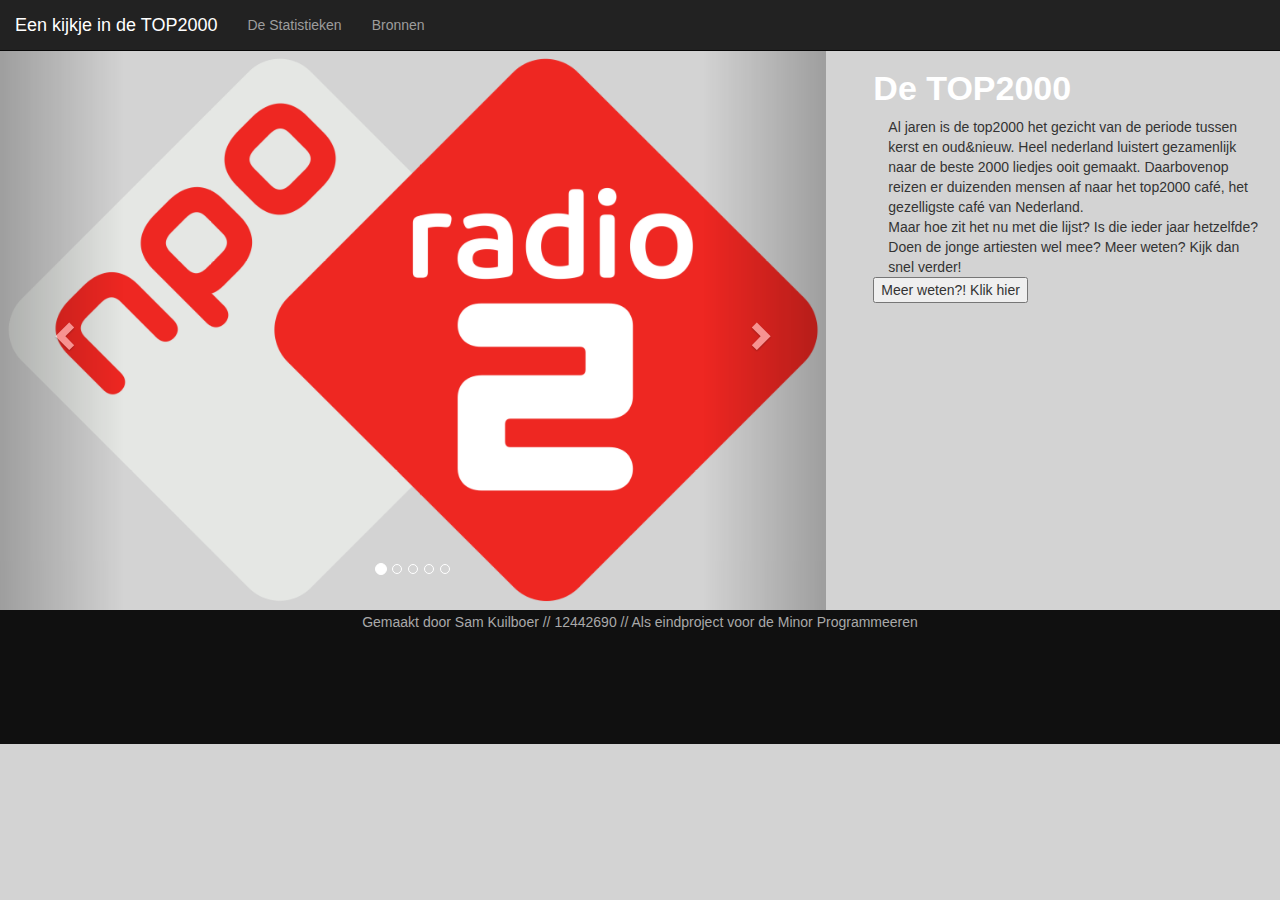
<file: index.html>
<!DOCTYPE html>
<html>

<head>
  <title>TOP2000 STATISTIEKEN</title>
  <meta charset="utf-8" />
  <meta name="viewport" content="width=device-width, initial-scale=1">

  <!-- Get my own css -->
  <link rel="stylesheet" href="Code/css/index.css">

  <!-- Get the bootstrap files -->
  <link rel="stylesheet" href="https://maxcdn.bootstrapcdn.com/bootstrap/3.3.7/css/bootstrap.min.css">
  <script src="https://ajax.googleapis.com/ajax/libs/jquery/3.3.1/jquery.min.js"></script>
  <script src="https://maxcdn.bootstrapcdn.com/bootstrap/3.3.7/js/bootstrap.min.js"></script>

</head>

<!-- de body met daarin html voor de navbar van bootstrap en de verschillende divs voor de visualisaties -->

<body id="home">

  <!-- Header met daarin de navbar van bootstrap -->
  <header>
    <nav class="navbar navbar-inverse navbar-fixed-top">
      <div class="container-fluid">
        <div class="navbar-header">
          <button type="button" class="navbar-toggle" data-toggle="collapse" data-target="#myNavbar">
            <span class="icon-bar"></span>
            <span class="icon-bar"></span>
            <span class="icon-bar"></span>
          </button>
          <a class="navbar-brand" href="index.html">Een kijkje in de TOP2000</a>
        </div>
        <div>
          <div class="collapse navbar-collapse" id="myNavbar">
            <ul class="nav navbar-nav">
              <li><a href="data.html">De Statistieken</a></li>
              <li><a href="sources.html">Bronnen</a></li>
            </ul>
          </div>
        </div>
      </div>
    </nav>
  </header>

  <!-- Main met daarin een carousel van bootstrap -->
  <main>
    <div class="row">
      <div id="pictures" class="col-sm-8">
        <div id="myCarousel" class="carousel slide" data-ride="carousel">

          <!-- Indicators -->
          <ol class="carousel-indicators">
            <li data-target="#myCarousel" data-slide-to="0" class="active"></li>
            <li data-target="#myCarousel" data-slide-to="1"></li>
            <li data-target="#myCarousel" data-slide-to="2"></li>
            <li data-target="#myCarousel" data-slide-to="3"></li>
            <li data-target="#myCarousel" data-slide-to="4"></li>
          </ol>

          <!-- Wrapper for slides -->
          <div class="carousel-inner">
            <div class="item active">
              <img src="Images/NPO_radio2.jpg">
            </div>

            <div class="item">
              <img src="Images/npo_radio2_2.jpg">
            </div>

            <div class="item">
              <img src="Images/npo_radio2_3.jpg">
            </div>

          </div>

          <!-- Left and right controls -->
          <a class="left carousel-control" href="#myCarousel" data-slide="prev">
            <span class="glyphicon glyphicon-chevron-left"></span>
            <span class="sr-only">Previous</span>
          </a>
          <a class="right carousel-control" href="#myCarousel" data-slide="next">
            <span class="glyphicon glyphicon-chevron-right"></span>
            <span class="sr-only">Next</span>
          </a>
        </div>
      </div>

      <!-- Div met daarin een klein verhaaltje over de site -->
      <div id="story" class="col-sm-4">
        <h2>De TOP2000</h2>
        <div class="container-fluid">
          Al jaren is de top2000 het gezicht van de periode tussen kerst en oud&nieuw. Heel nederland luistert gezamenlijk naar de beste 2000 liedjes ooit gemaakt. Daarbovenop reizen er duizenden mensen af naar het top2000 café, het gezelligste café
          van Nederland.<br>
          Maar hoe zit het nu met die lijst? Is die ieder jaar hetzelfde? Doen de jonge artiesten wel mee? Meer weten? Kijk dan snel verder!
        </div>

        <!-- Button om de rest van de site te bereiken -->
        <form id="button">
          <input type="button" value="Meer weten?! Klik hier" onclick="window.location.href='data.html'" />
        </form>
      </div>
    </div>
  </main>


  <!-- Footer met daarin wat extra informatie -->
  <footer>
    <div class="row">
      <p>Gemaakt door Sam Kuilboer // 12442690 // Als eindproject voor de Minor Programmeeren</p>
      <br>
      <br>
      <br>
      <br>
      <br>
    </div>
  </footer>

</body>

</html>
</file>
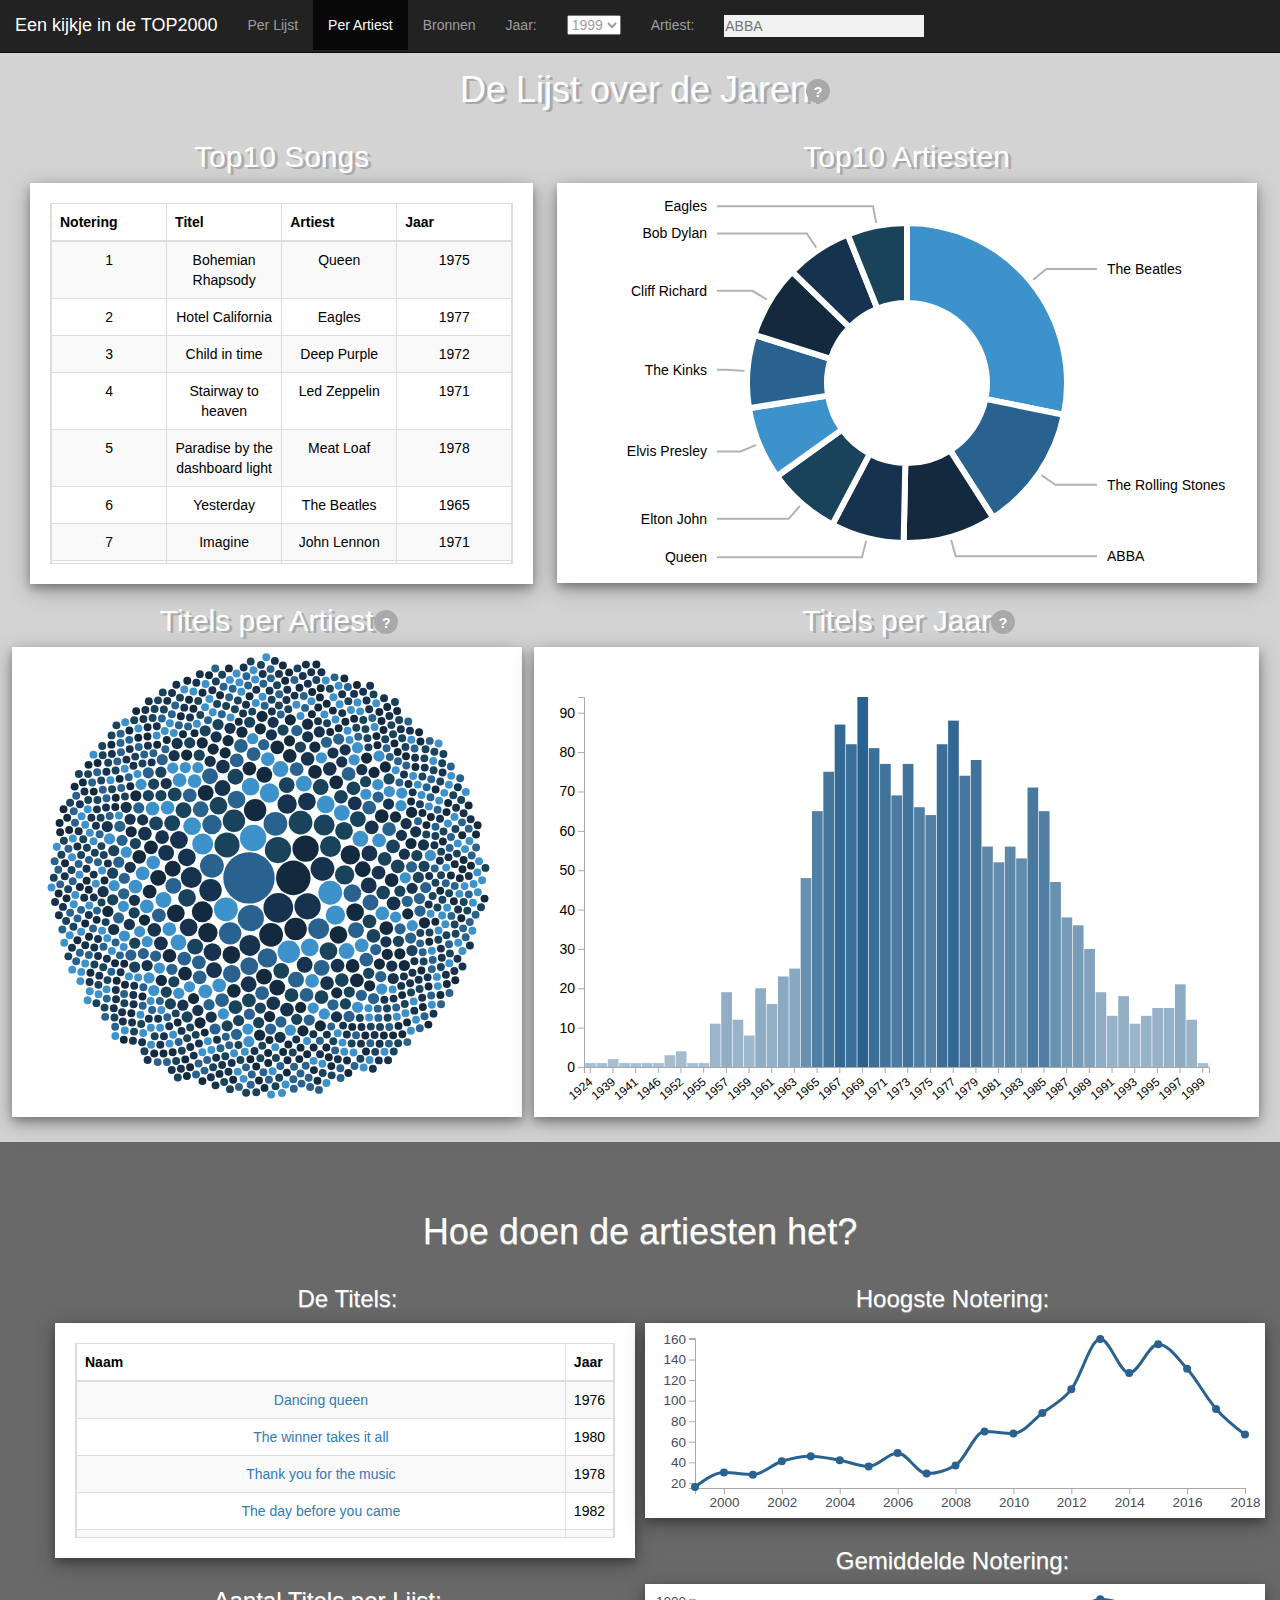
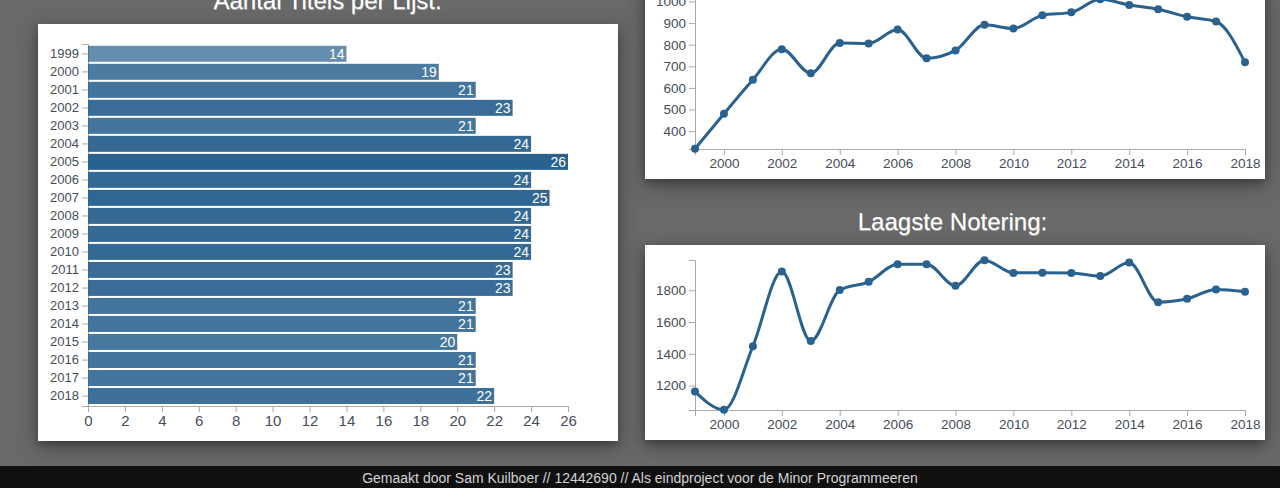
<file: data.html>
<!DOCTYPE html>
<html>

<head>

  <!-- de titel en de meta van de html -->
  <title>TOP2000 STATISTIEKEN</title>
  <meta charset="utf-8">
  <meta name="viewport" content="width=device-width, initial-scale=1">

  <!-- Get my own css -->
  <link rel="stylesheet" href="Code/css/data.css">

  <!-- Get the bootstrap files -->
  <link rel="stylesheet" href="https://maxcdn.bootstrapcdn.com/bootstrap/3.3.7/css/bootstrap.min.css">
  <script src="https://ajax.googleapis.com/ajax/libs/jquery/3.3.1/jquery.min.js"></script>
  <script src="https://maxcdn.bootstrapcdn.com/bootstrap/3.3.7/js/bootstrap.min.js"></script>

  <!-- Get the d3 files-->
  <script type="text/javascript" src="d3/d3.js" charset="utf-8"></script>
  <script type="text/javascript" src="d3/d3-tip.js" charset="utf-8"></script>

  <!-- Get the main js file in which other functions are called -->
  <script type="text/javascript" src="Code/js/thelist.js" charset="utf-8"></script>

  <!-- Get the other files in which all the graphs are made -->
  <script type="text/javascript" src="Code/js/barchart1.js" charset="utf-8"></script>
  <script type="text/javascript" src="Code/js/bubble.js" charset="utf-8"></script>
  <script type="text/javascript" src="Code/js/piechart.js" charset="utf-8"></script>
  <script type="text/javascript" src="Code/js/tabel.js" charset="utf-8"></script>
  <script type="text/javascript" src="Code/js/helpers.js" charset="utf-8"></script>
  <script type="text/javascript" src="Code/js/linecharts.js" charset="utf-8"></script>
  <script type="text/javascript" src="Code/js/barchart2.js" charset="utf-8"></script>
  <script type="text/javascript" src="Code/js/tabelTitels.js" charset="utf-8"></script>
</head>

<!-- Body die is ingedeeld in een header, een main en een footer -->

<body>

  <!-- De header met daarin de navbar van bootstrap aangevuld met een dropdown en searchbalk -->
  <header>
    <nav class="navbar navbar-inverse navbar-fixed-top">
      <div class="container-fluid">
        <div class="navbar-header">
          <button type="button" class="navbar-toggle" data-toggle="collapse" data-target="#myNavbar">
            <span class="icon-bar"></span>
            <span class="icon-bar"></span>
            <span class="icon-bar"></span>
          </button>
          <a class="navbar-brand" href="index.html">Een kijkje in de TOP2000</a>
        </div>
        <div>
          <div class="collapse navbar-collapse" id="myNavbar">
            <ul class="nav navbar-nav">
              <li><a id="buttonList" href="#thelist">Per Lijst</a></li>
              <li><a id="buttonArtist" href="#theartist">Per Artiest</a></li>
              <li><a href="sources.html">Bronnen</a></li>
            </ul>

            <!-- Dropdown menu met de verschillende opties -->
            <span class="navbar-text">Jaar:</span>
            <form class="navbar-text">
              <div class="form-row align-items-center" id="dataPeriod">
                <div class="col-auto my-1">
                  <select class="custom-select mr-sm-2 form-control-sm" id="inlineFormCustomSelect" autocomplete="off">
                    <option selected value="1999">1999</option>
                    <option value="2000">2000</option>
                    <option value="2001">2001</option>
                    <option value="2002">2002</option>
                    <option value="2003">2003</option>
                    <option value="2004">2004</option>
                    <option value="2005">2005</option>
                    <option value="2006">2006</option>
                    <option value="2007">2007</option>
                    <option value="2008">2008</option>
                    <option value="2009">2009</option>
                    <option value="2010">2010</option>
                    <option value="2011">2011</option>
                    <option value="2012">2012</option>
                    <option value="2013">2013</option>
                    <option value="2014">2014</option>
                    <option value="2015">2015</option>
                    <option value="2016">2016</option>
                    <option value="2017">2017</option>
                    <option value="2018">2018</option>
                  </select>
                </div>
              </div>
            </form>

            <!-- een searchbalk om artiesten op te zoeken -->
            <span class="navbar-text">Artiest:</span>
            <form autocomplete="off" class="navbar-text">
              <div class="autocomplete" style="width:200px;">
                <input id="myInput" type="text" name="myArtist" placeholder="ABBA">
              </div>
            </form>
          </div>
        </div>
      </div>
    </nav>
  </header>

  <!-- Main segment met daarin alle divs voor de elementen van de pagina -->
  <main>

    <!-- div-element voor het eerste deel van de pagina -->
    <div id="thelist" class="container-fluid">
      <h1>De Lijst over de Jaren:</h1>

      <!-- div-element voor de help-tip welke naast de titel staat -->
      <div id=helptip1 class="help-tip">
        <p>Je kan een jaar selecteren door gebruik te maken van het dropdown menu in de navigatiebar.</p>
      </div>

      <!-- Het maken van de eerste rij waar de tabel en de piechart in staan -->
      <div class="row">

        <!-- div element voor de tabel van 5 kolommen breed (bootstrap) -->
        <div class="col-sm-5" id="tabel">
          <h2>Top10 Songs</h2>
        </div>

        <!-- div element voor de piechart -->
        <div class="col-sm-7" id="piechart">
          <h2>Top10 Artiesten</h2>
        </div>
      </div>
      <!-- sluiten van de eerste rij -->

      <!-- div element voor de tweede rij -->
      <div class="row">

        <!-- div element voor de bubblechart -->
        <div class="col-sm-5" id="bubblechart">
          <h2>Titels per Artiest</h2>

          <!-- element voor de help-tip naast de titel van de bubblechart -->
          <div class="help-tip">
            <p>Maak de Bubble Chart overzichtelijker door op een jaar in de barchart te klikken. Wanneer je meer informatie over de artiest wilt kan je gewoon op de bubbel klikken!</p>
          </div>
        </div>

        <!-- div-element voor de barchart -->
        <div class="col-sm-7" id="barchart">
          <h2>Titels per Jaar</h2>

          <!-- div element voor de help tip naast de titel van de barchart -->
          <div class="help-tip">
            <p>De Bar Chart geeft aan in welke jaren de titels uit de Top2000 zijn uitgebracht. Wil je weten welke artiesten er in dat jaar actief waren, druk gewoon op de bar en de rest gebeurt vanzelf!</p>
          </div>
        </div>
      </div>
      <!-- sluiting van de 2de rij -->
    </div>
    <!-- sluiting van het eerste segment van de pagina -->

    <!-- Het tweede segment van main met daarin de informatie per artiest -->
    <div id="theartist" class="container-fluid">
      <h1>Hoe doen de artiesten het?</h1>

      <!-- kolom met daarin de tabel en de barchart -->
      <div class="col-sm-6">
        <div id="tabelTitels" class="row">
          <h3>De Titels:</h3>
        </div>
        <div class="row" id="barchart2">
          <h3>Aantal Titels per Lijst:</h3>
        </div>
      </div>

      <!-- kolom met daarin de linecharts -->
      <div id="linecharts" class="col-sm-6">
        <div class="row" id="bestsong">
          <h3>Hoogste Notering:</h3>
        </div>
        <div class="row" id="meansong">
          <h3>Gemiddelde Notering:</h3>
        </div>
        <div class="row" id="worstsong">
          <h3>Laagste Notering:</h3>
        </div>
      </div>
    </div>
    <!-- sluting van het tweede segment van de main pagina -->
  </main>

  <!-- footer met daarin wat extra informatie -->
  <footer>
    <p>Gemaakt door Sam Kuilboer // 12442690 // Als eindproject voor de Minor Programmeeren</p>
  </footer>

  <!-- Het volgende stukje code is overgenomen van we-schools en is voor het scrollen over de pagina -->
  <!-- wanneer er op een knop in de navbar wordt gedrukt. -->
  <script>
    $(document).ready(function() {
      // Add scrollspy to <body>
      $('body').scrollspy({
        target: ".navbar",
        offset: 50
      });

      // Add smooth scrolling on all links inside the navbar
      $("#myNavbar a").on('click', function(event) {
        // Make sure this.hash has a value before overriding default behavior
        if (this.hash !== "") {
          // Prevent default anchor click behavior
          event.preventDefault();

          // Store hash
          var hash = this.hash;

          // Using jQuery's animate() method to add smooth page scroll
          // The optional number (800) specifies the number of milliseconds it takes to scroll to the specified area
          $('html, body').animate({
            scrollTop: $(hash).offset().top
          }, 800, function() {

            // Add hash (#) to URL when done scrolling (default click behavior)
            window.location.hash = hash;
          });
        } // End if
      });
    });
  </script>

</body>

</html>
</file>
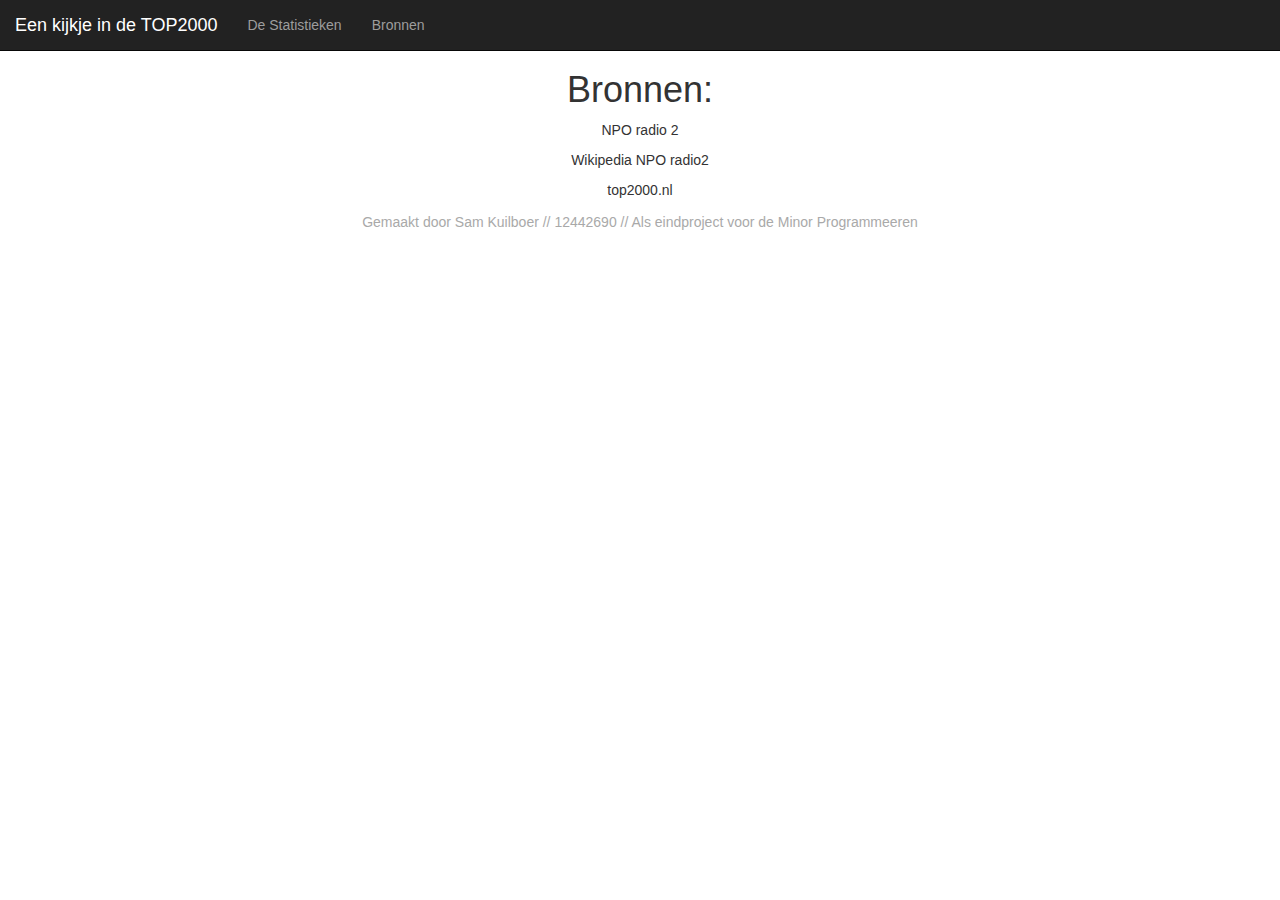
<file: sources.html>
<!DOCTYPE html>
<html>

<head>
  <title>TOP2000 STATISTIEKEN</title>
  <meta charset="utf-8" />
  <meta name="viewport" content="width=device-width, initial-scale=1">

  <!-- Get my own css -->
  <link rel="stylesheet" href="Code/css/sources.css">

  <!-- Get the bootstrap files -->
  <link rel="stylesheet" href="https://maxcdn.bootstrapcdn.com/bootstrap/3.3.7/css/bootstrap.min.css">
  <script src="https://ajax.googleapis.com/ajax/libs/jquery/3.3.1/jquery.min.js"></script>
  <script src="https://maxcdn.bootstrapcdn.com/bootstrap/3.3.7/js/bootstrap.min.js"></script>

</head>

<!-- de body met daarin html voor de navbar van bootstrap en de verschillende divs voor de visualisaties -->

<body id="home">

  <!-- Header met daarin de navbar van bootstrap -->
  <header>
    <nav class="navbar navbar-inverse navbar-fixed-top">
      <div class="container-fluid">
        <div class="navbar-header">
          <button type="button" class="navbar-toggle" data-toggle="collapse" data-target="#myNavbar">
            <span class="icon-bar"></span>
            <span class="icon-bar"></span>
            <span class="icon-bar"></span>
          </button>
          <a class="navbar-brand" href="index.html">Een kijkje in de TOP2000</a>
        </div>
        <div>
          <div class="collapse navbar-collapse" id="myNavbar">
            <ul class="nav navbar-nav">
              <li><a href="data.html">De Statistieken</a></li>
              <li><a href="sources.html">Bronnen</a></li>
            </ul>
          </div>
        </div>
      </div>
    </nav>
  </header>

  <!-- Main met daarin een carousel van bootstrap -->
  <main>
    <div class="row">
      <div id="bronnen" class="container-fluid">
        <h1>Bronnen:</h1>
        <p>NPO radio 2</p>
        <p>Wikipedia NPO radio2</p>
        <p>top2000.nl</p>

      </div>
    </div>
  </main>


  <!-- Footer met daarin wat extra informatie -->
  <footer>
    <div class="row">
      <p>Gemaakt door Sam Kuilboer // 12442690 // Als eindproject voor de Minor Programmeeren</p>
    </div>
  </footer>

</body>

</html>
</file>
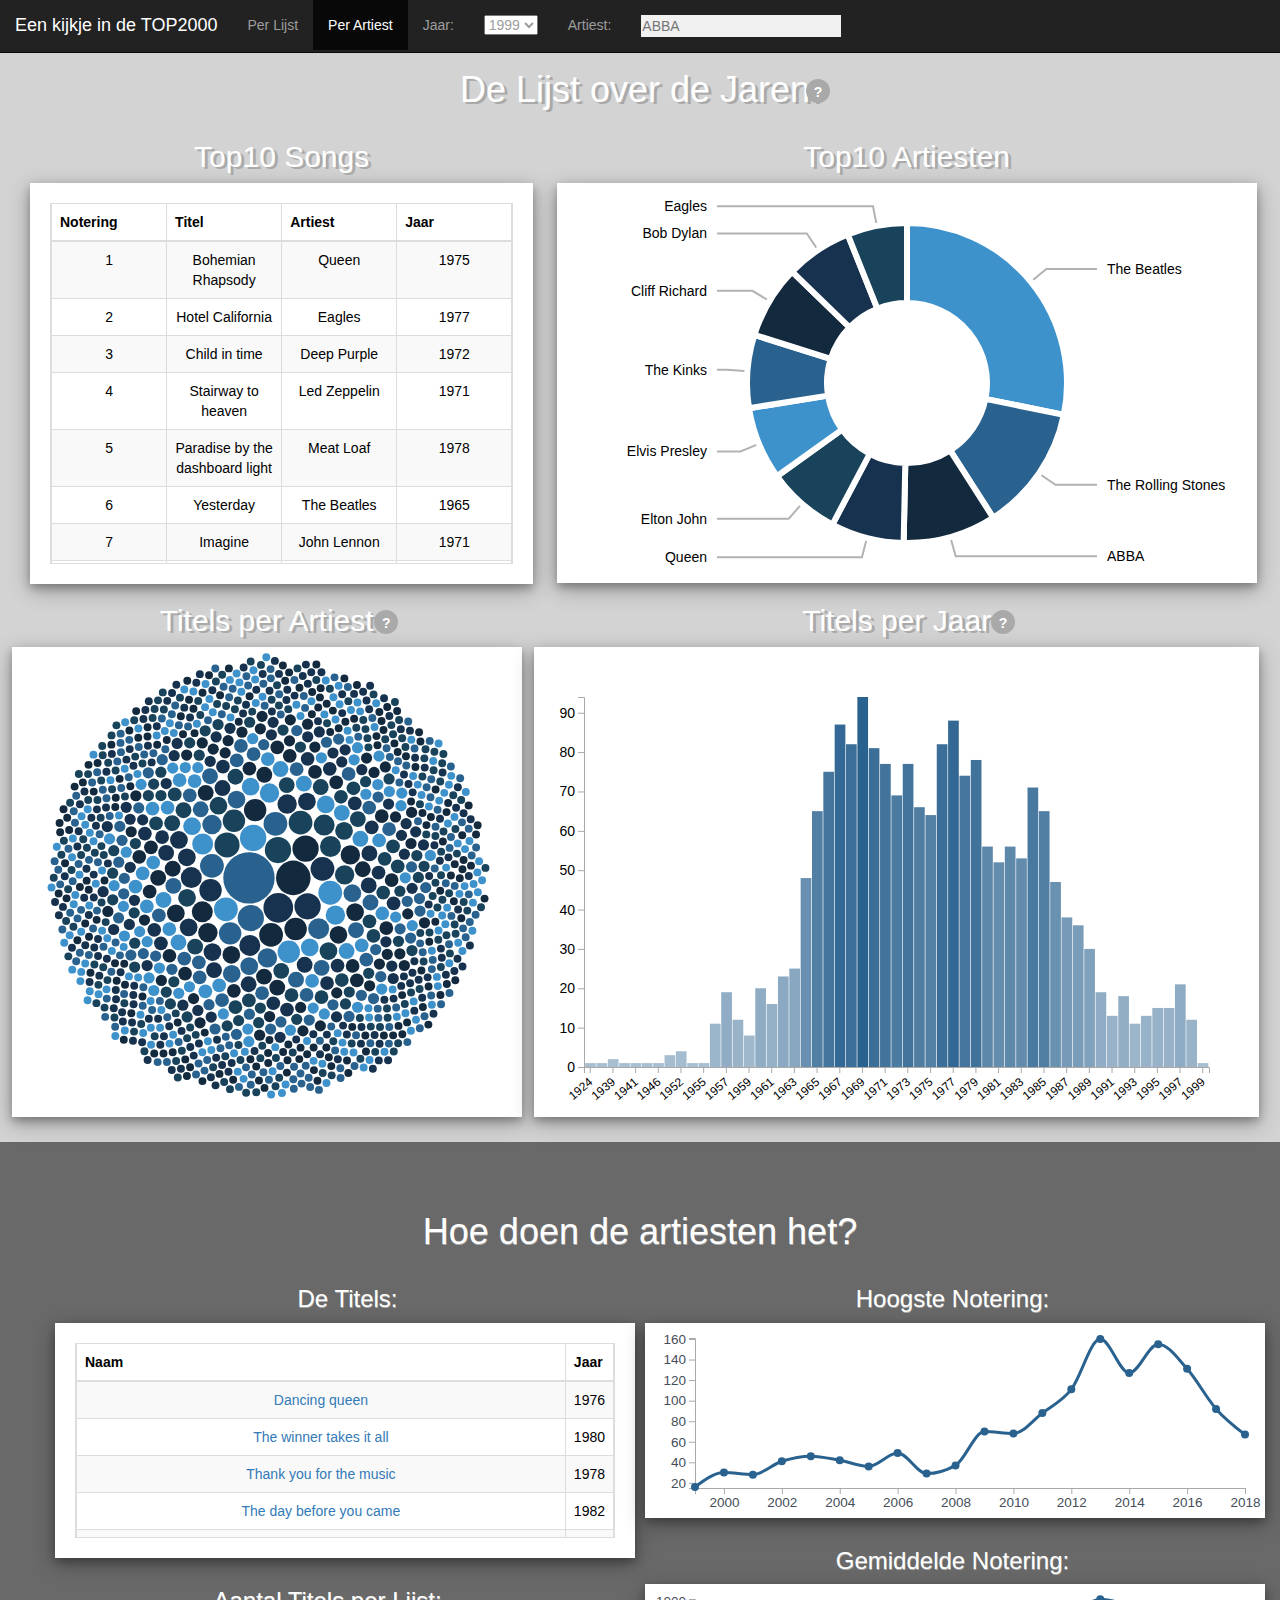
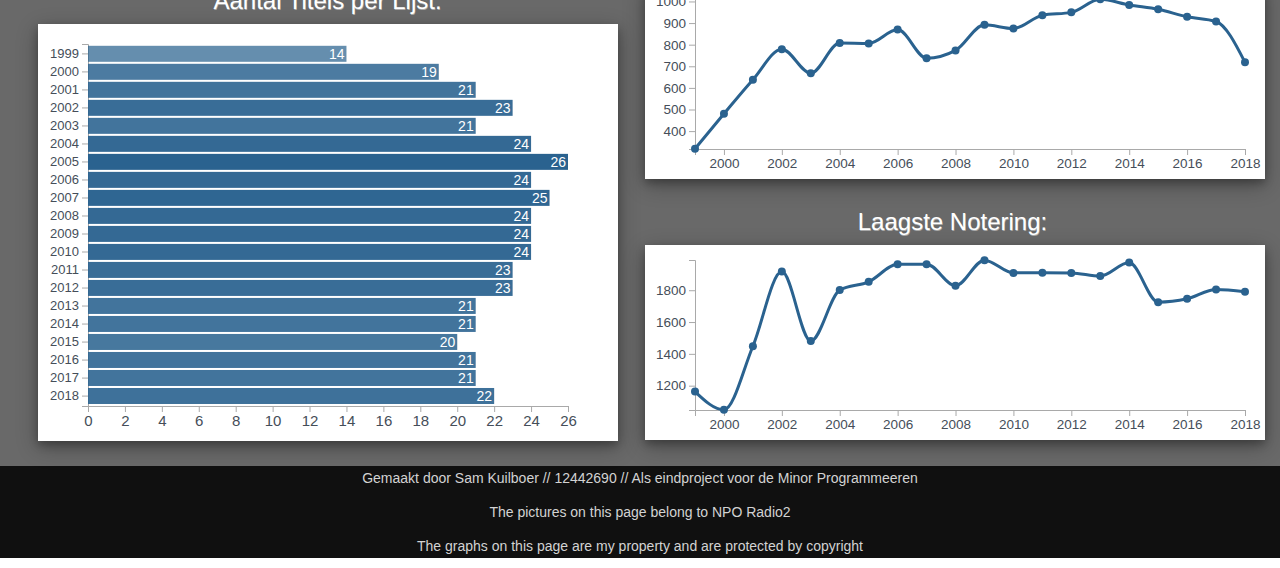
<file: temporary.html>
<!DOCTYPE html>
<html>

<head>
  <title>TOP2000 STATISTIEKEN</title>
  <meta charset="utf-8">
  <meta name="viewport" content="width=device-width, initial-scale=1">

  <!-- Get my own css -->
  <link rel="stylesheet" href="Code/css/temporary.css">
  <!-- Get the bootstrap files -->
  <link rel="stylesheet" href="https://maxcdn.bootstrapcdn.com/bootstrap/3.3.7/css/bootstrap.min.css">
  <script src="https://ajax.googleapis.com/ajax/libs/jquery/3.3.1/jquery.min.js"></script>
  <script src="https://maxcdn.bootstrapcdn.com/bootstrap/3.3.7/js/bootstrap.min.js"></script>

  <!-- Get my js files -->
  <script type="text/javascript" src="d3/d3.js" charset="utf-8"></script>
  <script type="text/javascript" src="d3/d3-tip.js" charset="utf-8"></script>

  <script type="text/javascript" src="Code/js/barchart1.js" charset="utf-8"></script>
  <script type="text/javascript" src="Code/js/thelist.js" charset="utf-8"></script>
  <script type="text/javascript" src="Code/js/bubble.js" charset="utf-8"></script>
  <script type="text/javascript" src="Code/js/piechart.js" charset="utf-8"></script>
  <script type="text/javascript" src="Code/js/tabel.js" charset="utf-8"></script>
  <script type="text/javascript" src="Code/js/helpers.js" charset="utf-8"></script>
  <script type="text/javascript" src="Code/js/linechart1and2.js" charset="utf-8"></script>
  <script type="text/javascript" src="Code/js/barchart2.js" charset="utf-8"></script>
  <script type="text/javascript" src="Code/js/tabelTitels.js" charset="utf-8"></script>

</head>

<body>
  <header>
    <nav class="navbar navbar-inverse navbar-fixed-top">
      <div class="container-fluid">
        <div class="navbar-header">
          <button type="button" class="navbar-toggle" data-toggle="collapse" data-target="#myNavbar">
            <span class="icon-bar"></span>
            <span class="icon-bar"></span>
            <span class="icon-bar"></span>
          </button>
          <a class="navbar-brand" href="index.html">Een kijkje in de TOP2000</a>
        </div>
        <div>
          <div class="collapse navbar-collapse" id="myNavbar">
            <ul class="nav navbar-nav">
              <li><a href="#thelist">Per Lijst</a></li>
              <li><a href="#theartist">Per Artiest</a></li>
            </ul>
            <span class="navbar-text">Jaar:</span>
            <form class="navbar-text">
              <div class="form-row align-items-center" id="dataPeriod">
                <div class="col-auto my-1">
                  <select class="custom-select mr-sm-2 form-control-sm" id="inlineFormCustomSelect" autocomplete="off">
                    <option selected value="1999">1999</option>
                    <option value="2000">2000</option>
                    <option value="2001">2001</option>
                    <option value="2002">2002</option>
                    <option value="2003">2003</option>
                    <option value="2004">2004</option>
                    <option value="2005">2005</option>
                    <option value="2006">2006</option>
                    <option value="2007">2007</option>
                    <option value="2008">2008</option>
                    <option value="2009">2009</option>
                    <option value="2010">2010</option>
                    <option value="2011">2011</option>
                    <option value="2012">2012</option>
                    <option value="2013">2013</option>
                    <option value="2014">2014</option>
                    <option value="2015">2015</option>
                    <option value="2016">2016</option>
                    <option value="2017">2017</option>
                    <option value="2018">2018</option>
                  </select>
                </div>
              </div>
            </form>
            <span class="navbar-text">Artiest:</span>
            <form autocomplete="off" class="navbar-text">
              <div class="autocomplete" style="width:200px;">
                <input id="myInput" type="text" name="myArtist" placeholder="ABBA">
              </div>
            </form>
          </div>
        </div>
      </div>
    </nav>
  </header>

  <main>
    <div id="thelist" class="container-fluid">
      <h1>De Lijst over de Jaren:</h1>
      <div id=helptip1 class="help-tip">
        <p>Je kan een jaar selecteren door gebruik te maken van het dropdown menu in de navigatiebar.</p>
      </div>
      <div class="row">
        <div class="col-sm-5" id="tabel">
          <h2>Top10 Songs</h2>
        </div>
        <div class="col-sm-7" id="piechart">
          <h2>Top10 Artiesten</h2>
        </div>
      </div>
      <div class="row">
        <div class="col-sm-5" id="bubblechart">
          <h2>Titels per Artiest</h2>
          <div class="help-tip">
            <p>Maak de Bubble Chart overzichtelijker door op een jaar in de barchart te klikken. Wanneer je meer informatie over de artiest wilt kan je gewoon op de bubbel klikken!</p>
          </div>
        </div>
        <div class="col-sm-7" id="barchart">
          <h2>Titels per Jaar</h2>
          <div class="help-tip">
            <p>De Bar Chart geeft aan in welke jaren de titels uit de Top2000 zijn uitgebracht. Wil je weten welke artiesten er in dat jaar actief waren, druk gewoon op de bar en de rest gebeurt vanzelf!</p>
          </div>
        </div>
      </div>
    </div>

    <div id="theartist" class="container-fluid">
      <h1>Hoe doen de artiesten het?</h1>
      <div class="col-sm-6">
        <div id="tabelTitels" class="row">
          <h3>De Titels:</h3>
        </div>
        <div class="row" id="barchart2">
          <h3>Aantal Titels per Lijst:</h3>
        </div>
      </div>
      <div id="linecharts" class="col-sm-6">
        <div class="row" id="bestsong">
          <h3>Hoogste Notering:</h3>
        </div>
        <div class="row" id="meansong">
          <h3>Gemiddelde Notering:</h3>
        </div>
        <div class="row" id="worstsong">
          <h3>Laagste Notering:</h3>
        </div>
      </div>
    </div>
  </main>

  <footer>
    <p>Gemaakt door Sam Kuilboer // 12442690 // Als eindproject voor de Minor Programmeeren</p>
    <p>The pictures on this page belong to NPO Radio2</p>
    <p>The graphs on this page are my property and are protected by copyright</p>
  </footer>

  <script>
    $(document).ready(function() {
      // Add scrollspy to <body>
      $('body').scrollspy({
        target: ".navbar",
        offset: 50
      });

      // Add smooth scrolling on all links inside the navbar
      $("#myNavbar a").on('click', function(event) {
        // Make sure this.hash has a value before overriding default behavior
        if (this.hash !== "") {
          // Prevent default anchor click behavior
          event.preventDefault();

          // Store hash
          var hash = this.hash;

          // Using jQuery's animate() method to add smooth page scroll
          // The optional number (800) specifies the number of milliseconds it takes to scroll to the specified area
          $('html, body').animate({
            scrollTop: $(hash).offset().top
          }, 800, function() {

            // Add hash (#) to URL when done scrolling (default click behavior)
            window.location.hash = hash;
          });
        } // End if
      });
    });
  </script>

</body>

</html>
</file>
<file: Code/css/index.css>
#home {
  padding-top: 50px;
  background-color: lightgrey;
}

#myCarousel {
  display: block;
  width: 98%;
}

#story h2 {
  font-weight: bold;
  color: white;
  font-size: 34px;
}

#button {
  align-items: center;
}

footer {
  background-color: #101010;
  width: 100%;
}

footer p {
  padding: 2px;
  text-align: center;
  color: darkgrey;
}
</file>
<file: Code/css/data.css>
/* Styling for the hole page */
body {
  position: relative;
  color: #454e59;
  font-family: "avenir next", Arial, sans-serif !important;
}

text {
  color: #454e59;
}

/* styling for the first section */
#thelist {
  padding-top:50px;
  height:100%;
  color: #fff;
  background-color: lightgrey;
}

#thelist h1 {
  color: white;
  text-shadow: 3px 2px darkgrey;
  font-family: "avenir next", Arial, sans-serif;
  text-align: center;
}

#thelist #helptip1 {
  right: 450px;
  top: 79px;
  z-index: 4;
}

#thelist h2 {
  color: white;
  text-shadow: 3px 2px darkgrey;
  font-family: "avenir next", Arial, sans-serif;
}

#titel {
  margin: 20px;
  margin-top: 50px;
  text-align: center;
  box-shadow: 0 4px 8px 0 rgba(0, 0, 0, 0.25), 0 6px 20px 0 rgba(0, 0, 0, 0.3);
  background-color: #fff;
}

/* styling for the tabel in the left uppercorner */
#tabel {
  padding: 0px;
  padding-left: 30px;
  padding-right: 0px;
  text-align: center;
}

#tabel .divtable {
  padding: 20px;
  background-color: #fff;
  color: black;
  box-shadow: 0 4px 8px 0 rgba(0, 0, 0, 0.25), 0 6px 20px 0 rgba(0, 0, 0, 0.3);
}

#tabel .divtable table {
  margin: auto;
  display: block;
  height: 361px;
  overflow-y: scroll;
  width: auto;
  table-layout: fixed;
}

#tabel .divtable table thead tr th {
  width: 25%;
}

/* styling for the piechart in the right uppercorner */
#piechart {
  padding: 0px;
  background-color: inherit;
  text-align: center;
}

#piechart .piechart {
  background-color: #fff;
  display: block;
  margin-left: auto;
  margin-right: auto;
  box-shadow: 0 4px 8px 0 rgba(0, 0, 0, 0.25), 0 6px 20px 0 rgba(0, 0, 0, 0.3);
}

#piechart .piechart polyline {
	opacity: .3;
	stroke: black;
	stroke-width: 2px;
	fill: none;
}

/* styling for the buble chart in the left bottom corner */
#bubblechart {
  text-align: center;
  padding: 0px;
  padding-top: 0px;
  padding-left: 0px;
  background-color: inherit;
}

#bubblechart #bubbleblock {
  /* weird padding due to the use of diameter in js */
  padding-top: 5px;
  padding-left: 30px;
  background-color: #fff;
  display: block;
  margin-left: auto;
  margin-right: auto;
  box-shadow: 0 4px 8px 0 rgba(0, 0, 0, 0.25), 0 6px 20px 0 rgba(0, 0, 0, 0.3);
}

#barchart {
  text-align: center;
  padding: 20px;
  padding-top: 0px;
  padding-left: 0px;
  background-color: inherit;
}

#barchart .help-tip {
  right: 265px;
}

#barchart .barchart {
  background-color: #fff;
  box-shadow: 0 4px 8px 0 rgba(0, 0, 0, 0.25), 0 6px 20px 0 rgba(0, 0, 0, 0.3);
}

#barchart .barchart g .bars rect {
  fill: rgb(42, 98, 143);
}

#barchart .barchart g .bars rect:hover {
  opacity: 1.0;
}

#barchart .barchart g .x-axis {
  color: darkgrey;
}

#barchart .barchart g .x-axis .tick text {
  color: black;
  font-size: 12px;
  font-family: "avenir next", Arial, sans-serif;
}

#barchart .barchart g .y-axis {
  color: darkgrey;
}

#barchart .barchart g .y-axis .tick text {
  color: black;
  font-size: 14px;
  font-family: "avenir next", Arial, sans-serif;
}


#theartist {
  padding-top:50px;
  height:100%;
  color: black;
  background-color: dimgray;
  padding-bottom: 20px;
}

#theartist h1 {
  color: white;
  text-shadow: 0.5px 1px #a9a9a9;
  font-family: "avenir next", Arial, sans-serif;
  text-align: center;
}

#theartist h3 {
  color: white;
  text-shadow: 0.5px 1px #a9a9a9;
  font-family: "avenir next", Arial, sans-serif;
  text-align: center;
}

#tabelTitels {
  padding: 5px;
  padding-left: 40px;
  padding-right: 0px;
  text-align: center;
}

#tabelTitels .divtable {
  padding: 20px;
  background-color: #fff;
  color: black;
  box-shadow: 0 4px 8px 0 rgba(0, 0, 0, 0.25), 0 6px 20px 0 rgba(0, 0, 0, 0.3);
  width: 580px;
}

#tabelTitels .divtable table {
  margin: auto;
  display: block;
  height: 195px;
  overflow-y: scroll;
  width: auto;
  table-layout: fixed;
}

#tabelTitels .divtable table thead tr th {
  width: 95%;
}

#linecharts .x-axis {
  font-size: 13.5px;
  color: darkgrey;
}

#linecharts .y-axis {
  font-size: 13.5px;
  color: darkgrey;
}

#bestsong {
  padding: 5px;
  background-color: inherit;
  text-align: center;
}

#bestsong .linechartbestsong {
  background-color: #fff;
  display: block;
  margin-left: auto;
  margin-right: auto;
  box-shadow: 0 4px 8px 0 rgba(0, 0, 0, 0.25), 0 6px 20px 0 rgba(0, 0, 0, 0.3);
}

#meansong {
  padding: 5px;
  background-color: inherit;
  text-align: center;
}

#meansong .linechartmeansong {
  background-color: #fff;
  display: block;
  margin-left: auto;
  margin-right: auto;
  box-shadow: 0 4px 8px 0 rgba(0, 0, 0, 0.25), 0 6px 20px 0 rgba(0, 0, 0, 0.3);
}

#worstsong {
  padding: 5px;
  background-color: inherit;
  text-align: center;
}

#worstsong .linechartworstsong {
  background-color: #fff;
  display: block;
  margin-left: auto;
  margin-right: auto;
  box-shadow: 0 4px 8px 0 rgba(0, 0, 0, 0.25), 0 6px 20px 0 rgba(0, 0, 0, 0.3);
}

#linecharts .line {
  fill: none;
  stroke: rgb(42, 98, 143);
  stroke-width: 3px;
}

#linecharts .overlay {
  fill: none;
  pointer-events: all;
}

#linecharts .dots circle {
  fill: rgb(42, 98, 143);
}

#barchart2 {
  padding: 5px;
  background-color: inherit;
  text-align: center;
}

#barchart2 .barchart2 {
  background-color: #fff;
  display: block;
  margin-left: auto;
  margin-right: auto;
  box-shadow: 0 4px 8px 0 rgba(0, 0, 0, 0.25), 0 6px 20px 0 rgba(0, 0, 0, 0.3);
}

#barchart2 .barchart2 rect {
  fill: rgb(42, 98, 143);
}

#barchart2 .barchart2 #labelsbarchart2 text {
  fill: white !important;
  text-anchor: end;
}

#barchart2 .barchart2 .x-axis {
  font-size: 15px;
  color: darkgrey;
}

#barchart2 .barchart2 .y-axis {
  font-size: 13px;
  color: darkgrey;
}

footer {
  background-color: #101010;
}
footer p {
  padding: 2px;
  padding-bottom: 0px;
  text-align: center;
  color: lightgrey;
}


/* CSS for the searchbar */

.autocomplete {
  /*the container must be positioned relative:*/
  position: relative;
  display: inline-block;
  margin: 0px;
}
input {
  border: 1px solid transparent;
  background-color: #f1f1f1;
  padding: 0px;
  font-size: 16px;
}
input[type=text] {
  background-color: #f1f1f1;
  width: 100%;
}
input[type=submit] {
  background-color: DodgerBlue;
  color: #fff;
}
.autocomplete-items {
  position: absolute;
  border: 1px solid #d4d4d4;
  border-bottom: none;
  border-top: none;
  z-index: 99;
  /*position the autocomplete items to be the same width as the container:*/
  top: 100%;
  left: 0;
  right: 0;
}
.autocomplete-items div {
  padding: 10px;
  cursor: pointer;
  background-color: #fff;
  border-bottom: 1px solid #d4d4d4;
}
.autocomplete-items div:hover {
  /*when hovering an item:*/
  background-color: #e9e9e9;
}
.autocomplete-active {
  /*when navigating through the items using the arrow keys:*/
  background-color: DodgerBlue !important;
  color: #ffffff;
}










/* Tooltip CSS */
.d3-tip {
line-height: 1.5;
font-weight: 400;
font-family:"avenir next", Arial, sans-serif;
padding: 6px;
background: rgba(0, 0, 0, 0.75);
color: white;
border-radius: 1px;
pointer-events: none;
}

/* Creates a small triangle extender for the tooltip */
.d3-tip:after {
  box-sizing: border-box;
  display: inline;
  font-size: 8px;
  width: 100%;
  line-height: 1.5;
  color: rgba(0, 0, 0, 0.6);
  position: absolute;
  pointer-events: none;

}

/* Northward tooltips */
.d3-tip.n:after {
  content: "\25BC";
  margin: -1px 0 0 0;
  top: 100%;
  left: 0;
  text-align: center;
}

/* Eastward tooltips */
.d3-tip.e:after {
  content: "\25C0";
  margin: -4px 0 0 0;
  top: 50%;
  left: -8px;
}

/* Southward tooltips */
.d3-tip.s:after {
  content: "\25B2";
  margin: 0 0 1px 0;
  top: -8px;
  left: 0;
  text-align: center;
}

/* Westward tooltips */
.d3-tip.w:after {
  content: "\25B6";
  margin: -4px 0 0 -1px;
  top: 50%;
  left: 100%;
}

text{
  pointer-events:none;
}

.details{
  color:white;
}

/* CSS for the help-tip */

.help-tip{
    position: absolute;
    top: 26px;
    right: 135px;
    text-align: center;
    background-color: darkgrey;
    border-radius: 50%;
    width: 24px;
    height: 24px;
    font-size: 14px;
    line-height: 26px;
    cursor: default;
}

.help-tip:before{
    content:'?';
    font-weight: bold;
    color:#fff;
}

.help-tip:hover p{
    display:block;
    transform-origin: 100% 0%;

    -webkit-animation: fadeIn 0.3s ease-in-out;
    animation: fadeIn 0.3s ease-in-out;

}

.help-tip p{    /* The tooltip */
    display: none;
    text-align: left;
    background-color: #1E2021;
    padding: 20px;
    width: 300px;
    position: absolute;
    border-radius: 3px;
    box-shadow: 1px 1px 1px rgba(0, 0, 0, 0.2);
    right: -4px;
    color: #FFF;
    font-size: 13px;
    line-height: 1.4;
}

.help-tip p:before{ /* The pointer of the tooltip */
    position: absolute;
    content: '';
    width:0;
    height: 0;
    border:6px solid transparent;
    border-bottom-color:#1E2021;
    right:10px;
    top:-12px;
}

.help-tip p:after{ /* Prevents the tooltip from being hidden */
    width:100%;
    height:40px;
    content:'';
    position: absolute;
    top:-40px;
    left:0;
}

/* CSS animation */

@-webkit-keyframes fadeIn {
    0% {
        opacity:0;
        transform: scale(0.6);
    }

    100% {
        opacity:100%;
        transform: scale(1);
    }
}

@keyframes fadeIn {
    0% { opacity:0; }
    100% { opacity:100%; }
}
</file>
<file: Code/css/sources.css>
#bronnen {
  text-align: center;
}

#home {
  padding: 50px;

}

footer {
  background-color: inherit;
  width: 100%;
  height: 100%;
}

footer p {
  padding: 2px;
  text-align: center;
  color: darkgrey;
}
</file>
<file: Code/css/temporary.css>
/* Styling for the hole page */
body {
  position: relative;
  color: #454e59;
  font-family: "avenir next", Arial, sans-serif !important;
}

text {
  color: #454e59;
}

/* styling for the first section */
#thelist {
  padding-top:50px;
  height:100%;
  color: #fff;
  background-color: lightgrey;
}

#thelist h1 {
  color: white;
  text-shadow: 3px 2px darkgrey;
  font-family: "avenir next", Arial, sans-serif;
  text-align: center;
}

#thelist #helptip1 {
  right: 450px;
  top: 79px;
  z-index: 4;
}

#thelist h2 {
  color: white;
  text-shadow: 3px 2px darkgrey;
  font-family: "avenir next", Arial, sans-serif;
}

#titel {
  margin: 20px;
  margin-top: 50px;
  text-align: center;
  box-shadow: 0 4px 8px 0 rgba(0, 0, 0, 0.25), 0 6px 20px 0 rgba(0, 0, 0, 0.3);
  background-color: #fff;
}

/* styling for the tabel in the left uppercorner */
#tabel {
  padding: 0px;
  padding-left: 30px;
  padding-right: 0px;
  text-align: center;
}

#tabel .divtable {
  padding: 20px;
  background-color: #fff;
  color: black;
  box-shadow: 0 4px 8px 0 rgba(0, 0, 0, 0.25), 0 6px 20px 0 rgba(0, 0, 0, 0.3);
}

#tabel .divtable table {
  margin: auto;
  display: block;
  height: 361px;
  overflow-y: scroll;
  width: auto;
  table-layout: fixed;
}

#tabel .divtable table thead tr th {
  width: 25%;
}

/* styling for the piechart in the right uppercorner */
#piechart {
  padding: 0px;
  background-color: inherit;
  text-align: center;
}

#piechart .piechart {
  background-color: #fff;
  display: block;
  margin-left: auto;
  margin-right: auto;
  box-shadow: 0 4px 8px 0 rgba(0, 0, 0, 0.25), 0 6px 20px 0 rgba(0, 0, 0, 0.3);
}

#piechart .piechart polyline {
	opacity: .3;
	stroke: black;
	stroke-width: 2px;
	fill: none;
}

/* styling for the buble chart in the left bottom corner */
#bubblechart {
  text-align: center;
  padding: 0px;
  padding-top: 0px;
  padding-left: 0px;
  background-color: inherit;
}

#bubblechart #bubbleblock {
  /* weird padding due to the use of diameter in js */
  padding-top: 5px;
  padding-left: 30px;
  background-color: #fff;
  display: block;
  margin-left: auto;
  margin-right: auto;
  box-shadow: 0 4px 8px 0 rgba(0, 0, 0, 0.25), 0 6px 20px 0 rgba(0, 0, 0, 0.3);
}

#barchart {
  text-align: center;
  padding: 20px;
  padding-top: 0px;
  padding-left: 0px;
  background-color: inherit;
}

#barchart .help-tip {
  right: 265px;
}

#barchart .barchart {
  background-color: #fff;
  box-shadow: 0 4px 8px 0 rgba(0, 0, 0, 0.25), 0 6px 20px 0 rgba(0, 0, 0, 0.3);
}

#barchart .barchart g .bars rect {
  fill: rgb(42, 98, 143);
}

#barchart .barchart g .bars rect:hover {
  opacity: 1.0;
}

#barchart .barchart g .x-axis {
  color: darkgrey;
}

#barchart .barchart g .x-axis .tick text {
  color: black;
  font-size: 12px;
  font-family: "avenir next", Arial, sans-serif;
}

#barchart .barchart g .y-axis {
  color: darkgrey;
}

#barchart .barchart g .y-axis .tick text {
  color: black;
  font-size: 14px;
  font-family: "avenir next", Arial, sans-serif;
}


#theartist {
  padding-top:50px;
  height:100%;
  color: black;
  background-color: dimgray;
  padding-bottom: 20px;
}

#theartist h1 {
  color: white;
  text-shadow: 0.5px 1px #a9a9a9;
  font-family: "avenir next", Arial, sans-serif;
  text-align: center;
}

#theartist h3 {
  color: white;
  text-shadow: 0.5px 1px #a9a9a9;
  font-family: "avenir next", Arial, sans-serif;
  text-align: center;
}

#tabelTitels {
  padding: 5px;
  padding-left: 40px;
  padding-right: 0px;
  text-align: center;
}

#tabelTitels .divtable {
  padding: 20px;
  background-color: #fff;
  color: black;
  box-shadow: 0 4px 8px 0 rgba(0, 0, 0, 0.25), 0 6px 20px 0 rgba(0, 0, 0, 0.3);
  width: 580px;
}

#tabelTitels .divtable table {
  margin: auto;
  display: block;
  height: 195px;
  overflow-y: scroll;
  width: auto;
  table-layout: fixed;
}

#tabelTitels .divtable table thead tr th {
  width: 95%;
}

#linecharts .x-axis {
  font-size: 13.5px;
  color: darkgrey;
}

#linecharts .y-axis {
  font-size: 13.5px;
  color: darkgrey;
}

#bestsong {
  padding: 5px;
  background-color: inherit;
  text-align: center;
}

#bestsong .linechartbestsong {
  background-color: #fff;
  display: block;
  margin-left: auto;
  margin-right: auto;
  box-shadow: 0 4px 8px 0 rgba(0, 0, 0, 0.25), 0 6px 20px 0 rgba(0, 0, 0, 0.3);
}

#meansong {
  padding: 5px;
  background-color: inherit;
  text-align: center;
}

#meansong .linechartmeansong {
  background-color: #fff;
  display: block;
  margin-left: auto;
  margin-right: auto;
  box-shadow: 0 4px 8px 0 rgba(0, 0, 0, 0.25), 0 6px 20px 0 rgba(0, 0, 0, 0.3);
}

#worstsong {
  padding: 5px;
  background-color: inherit;
  text-align: center;
}

#worstsong .linechartworstsong {
  background-color: #fff;
  display: block;
  margin-left: auto;
  margin-right: auto;
  box-shadow: 0 4px 8px 0 rgba(0, 0, 0, 0.25), 0 6px 20px 0 rgba(0, 0, 0, 0.3);
}

#linecharts .line {
  fill: none;
  stroke: rgb(42, 98, 143);
  stroke-width: 3px;
}

#linecharts .overlay {
  fill: none;
  pointer-events: all;
}

#linecharts .dots circle {
  fill: rgb(42, 98, 143);
}

#barchart2 {
  padding: 5px;
  background-color: inherit;
  text-align: center;
}

#barchart2 .barchart2 {
  background-color: #fff;
  display: block;
  margin-left: auto;
  margin-right: auto;
  box-shadow: 0 4px 8px 0 rgba(0, 0, 0, 0.25), 0 6px 20px 0 rgba(0, 0, 0, 0.3);
}

#barchart2 .barchart2 rect {
  fill: rgb(42, 98, 143);
}

#barchart2 .barchart2 #labelsbarchart2 text {
  fill: white !important;
  text-anchor: end;
}

#barchart2 .barchart2 .x-axis {
  font-size: 15px;
  color: darkgrey;
}

#barchart2 .barchart2 .y-axis {
  font-size: 13px;
  color: darkgrey;
}

footer {
  background-color: #101010;
}
footer p {
  padding: 2px;
  text-align: center;
  color: lightgrey;
}


/* CSS for the searchbar */

.autocomplete {
  /*the container must be positioned relative:*/
  position: relative;
  display: inline-block;
  margin: 0px;
}
input {
  border: 1px solid transparent;
  background-color: #f1f1f1;
  padding: 0px;
  font-size: 16px;
}
input[type=text] {
  background-color: #f1f1f1;
  width: 100%;
}
input[type=submit] {
  background-color: DodgerBlue;
  color: #fff;
}
.autocomplete-items {
  position: absolute;
  border: 1px solid #d4d4d4;
  border-bottom: none;
  border-top: none;
  z-index: 99;
  /*position the autocomplete items to be the same width as the container:*/
  top: 100%;
  left: 0;
  right: 0;
}
.autocomplete-items div {
  padding: 10px;
  cursor: pointer;
  background-color: #fff;
  border-bottom: 1px solid #d4d4d4;
}
.autocomplete-items div:hover {
  /*when hovering an item:*/
  background-color: #e9e9e9;
}
.autocomplete-active {
  /*when navigating through the items using the arrow keys:*/
  background-color: DodgerBlue !important;
  color: #ffffff;
}










/* Tooltip CSS */
.d3-tip {
line-height: 1.5;
font-weight: 400;
font-family:"avenir next", Arial, sans-serif;
padding: 6px;
background: rgba(0, 0, 0, 0.75);
color: white;
border-radius: 1px;
pointer-events: none;
}

/* Creates a small triangle extender for the tooltip */
.d3-tip:after {
  box-sizing: border-box;
  display: inline;
  font-size: 8px;
  width: 100%;
  line-height: 1.5;
  color: rgba(0, 0, 0, 0.6);
  position: absolute;
  pointer-events: none;

}

/* Northward tooltips */
.d3-tip.n:after {
  content: "\25BC";
  margin: -1px 0 0 0;
  top: 100%;
  left: 0;
  text-align: center;
}

/* Eastward tooltips */
.d3-tip.e:after {
  content: "\25C0";
  margin: -4px 0 0 0;
  top: 50%;
  left: -8px;
}

/* Southward tooltips */
.d3-tip.s:after {
  content: "\25B2";
  margin: 0 0 1px 0;
  top: -8px;
  left: 0;
  text-align: center;
}

/* Westward tooltips */
.d3-tip.w:after {
  content: "\25B6";
  margin: -4px 0 0 -1px;
  top: 50%;
  left: 100%;
}

text{
  pointer-events:none;
}

.details{
  color:white;
}

/* CSS for the help-tip */

.help-tip{
    position: absolute;
    top: 26px;
    right: 135px;
    text-align: center;
    background-color: darkgrey;
    border-radius: 50%;
    width: 24px;
    height: 24px;
    font-size: 14px;
    line-height: 26px;
    cursor: default;
}

.help-tip:before{
    content:'?';
    font-weight: bold;
    color:#fff;
}

.help-tip:hover p{
    display:block;
    transform-origin: 100% 0%;

    -webkit-animation: fadeIn 0.3s ease-in-out;
    animation: fadeIn 0.3s ease-in-out;

}

.help-tip p{    /* The tooltip */
    display: none;
    text-align: left;
    background-color: #1E2021;
    padding: 20px;
    width: 300px;
    position: absolute;
    border-radius: 3px;
    box-shadow: 1px 1px 1px rgba(0, 0, 0, 0.2);
    right: -4px;
    color: #FFF;
    font-size: 13px;
    line-height: 1.4;
}

.help-tip p:before{ /* The pointer of the tooltip */
    position: absolute;
    content: '';
    width:0;
    height: 0;
    border:6px solid transparent;
    border-bottom-color:#1E2021;
    right:10px;
    top:-12px;
}

.help-tip p:after{ /* Prevents the tooltip from being hidden */
    width:100%;
    height:40px;
    content:'';
    position: absolute;
    top:-40px;
    left:0;
}

/* CSS animation */

@-webkit-keyframes fadeIn {
    0% {
        opacity:0;
        transform: scale(0.6);
    }

    100% {
        opacity:100%;
        transform: scale(1);
    }
}

@keyframes fadeIn {
    0% { opacity:0; }
    100% { opacity:100%; }
}
</file>
